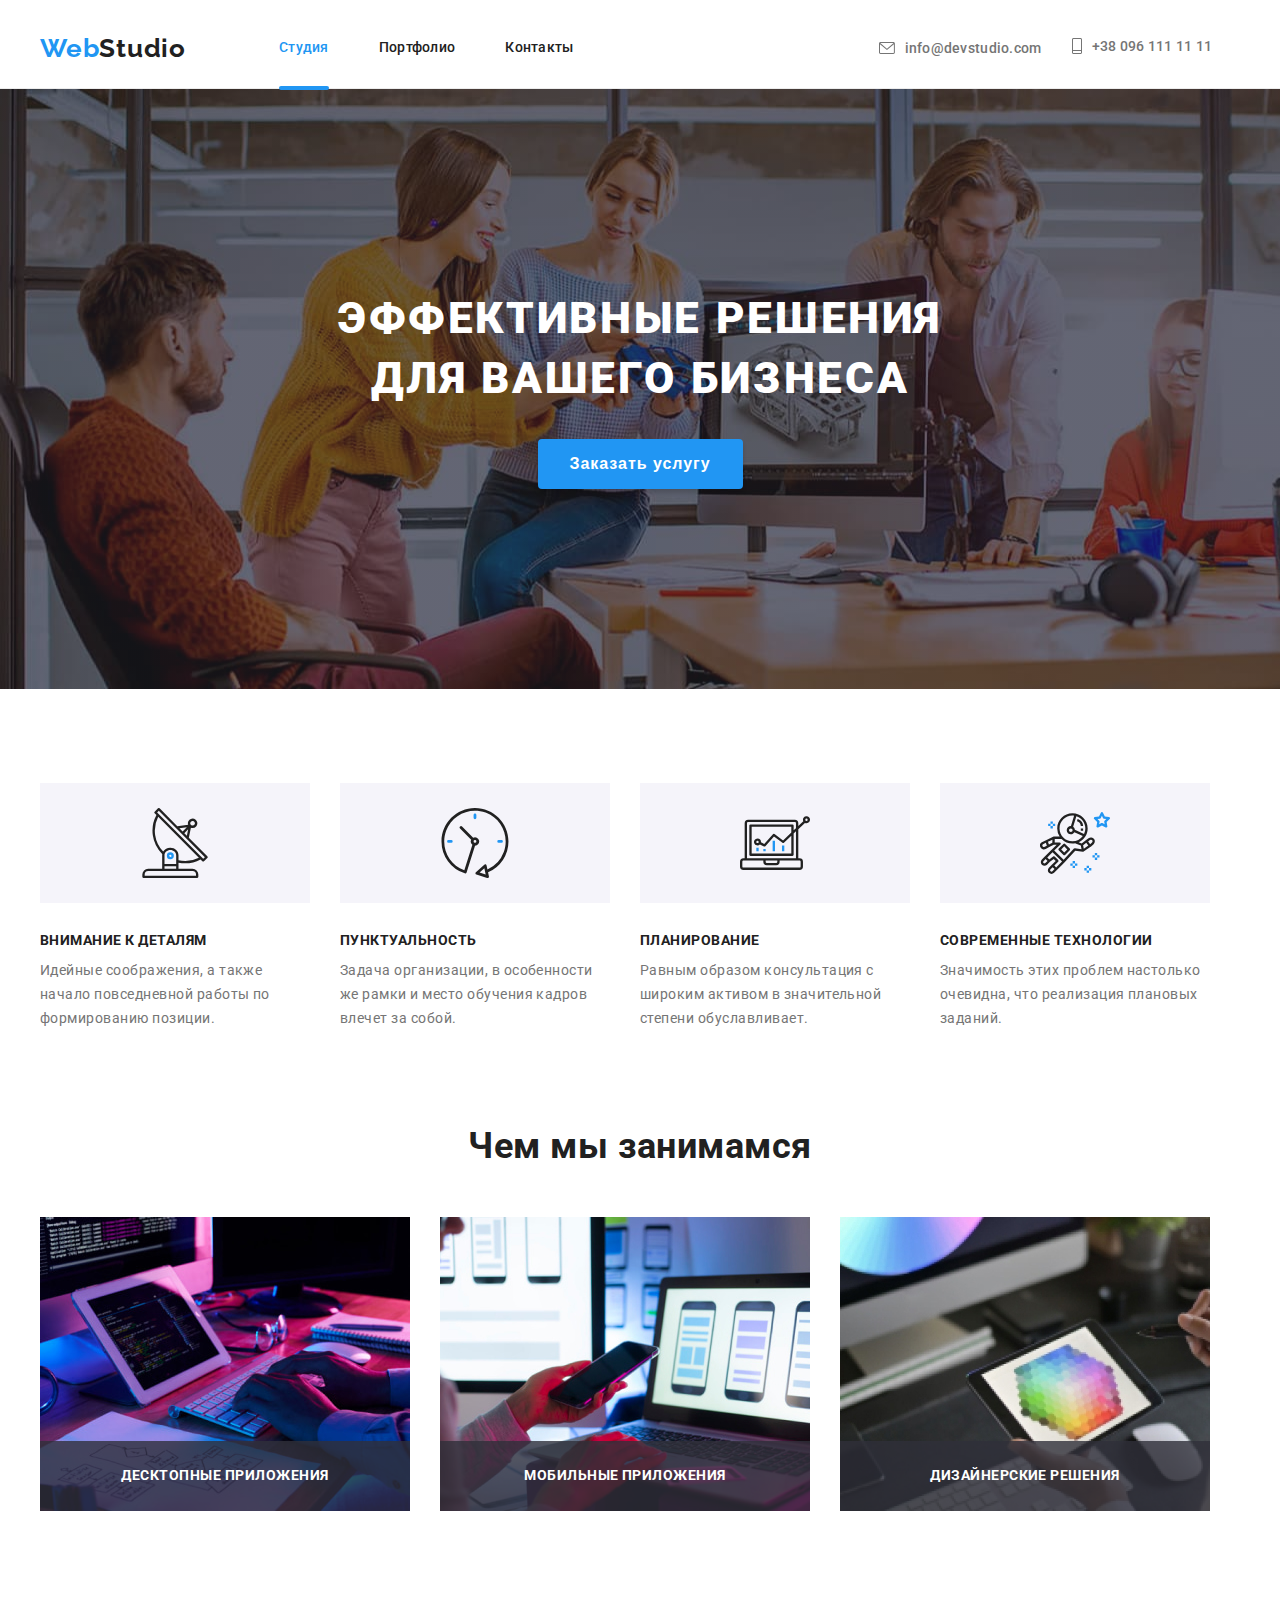
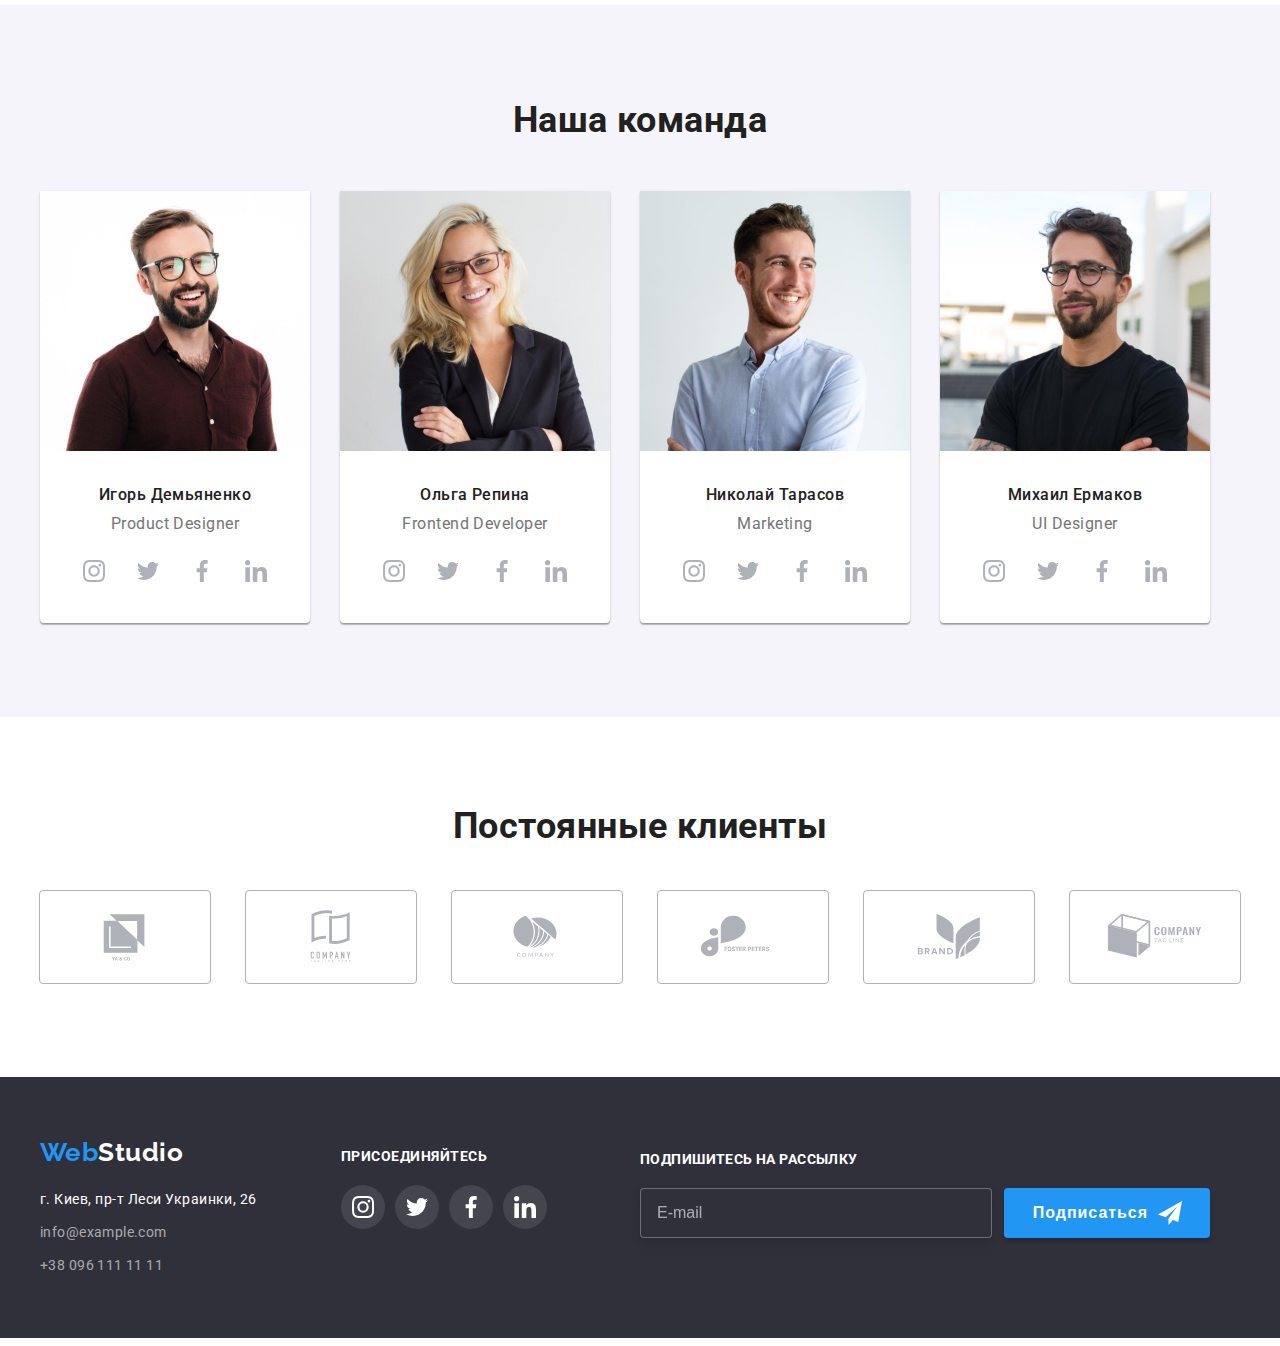
<file: index.html>
<!DOCTYPE html>
<html lang="ru">
  <head>
    <meta charset="UTF-8" />
    <meta http-equiv="X-UA-Compatible" content="IE=edge" />
    <meta name="viewport" content="width=device-width, initial-scale=1.0" />
    <link rel="preconnect" href="https://fonts.googleapis.com" />
    <link rel="preconnect" href="https://fonts.gstatic.com" crossorigin />
    <link
      href="https://fonts.googleapis.com/css2?family=Raleway:wght@700&family=Roboto:wght@400;500;700;900&display=swap"
      rel="stylesheet"
    />
    <link
      rel="stylesheet"
      href="https://cdnjs.cloudflare.com/ajax/libs/modern-normalize/1.1.0/modern-normalize.min.css"
      integrity="sha512-wpPYUAdjBVSE4KJnH1VR1HeZfpl1ub8YT/NKx4PuQ5NmX2tKuGu6U/JRp5y+Y8XG2tV+wKQpNHVUX03MfMFn9Q=="
      crossorigin="anonymous"
      referrerpolicy="no-referrer"
    />
    <link rel="stylesheet" href="./css/styles.css" />
    <title>Document</title>
  </head>
  <body>
    <header>
      <div class="container head-nav">
        <nav class="site-nav">
          <a class="logo" href="./index.html"
            ><span class="logo-web">Web</span>Studio</a
          >
          <ul class="headnav">
            <li class="item"><a class="link active" href="">Студия</a></li>
            <li class="item">
              <a class="link" href="./portfolio.html">Портфолио</a>
            </li>
            <li class="item"><a class="link" href="">Контакты</a></li>
          </ul>
        </nav>

        <ul class="contacts">
          <li class="item">
            <a class="link" href="mailto:info@devstudio.com">
              <svg class="mail-icon" width="16" height="12">
                <use href="./images/icons.svg#mail_icon"></use>
              </svg>
              info@devstudio.com</a
            >
          </li>

          <li class="item">
            <a class="link" href="tel:+380961111111">
              <svg class="tell-icon" width="10" height="16">
                <use href="./images/icons.svg#tell_icon"></use>
              </svg>
              +38 096 111 11 11</a
            >
          </li>
        </ul>
      </div>
    </header>
    <!-- Main -->
    <main>
      <section class="section hero">
        <div class="container">
          <h1 class="hero-title">Эффективные решения для вашего бизнеса</h1>
          <button data-modal-open class="order-button" type="button">
            Заказать услугу
          </button>
        </div>
      </section>

      <!-- our principle -->
      <section class="section principle">
        <div class="container">
          <ul class="principle-list">
            <li class="item">
              <div class="icons-box">
                <svg class="icon">
                  <use href="./images/icons.svg#antenna_icon"></use>
                </svg>
              </div>
              <h3 class="title">Внимание к деталям</h3>
              <p class="description">
                Идейные соображения, а также начало повседневной работы по
                формированию позиции.
              </p>
            </li>
            <li class="item">
              <div class="icons-box">
                <svg class="icon">
                  <use href="./images/icons.svg#clock_icon"></use>
                </svg>
              </div>
              <h3 class="title">Пунктуальность</h3>
              <p class="description">
                Задача организации, в особенности же рамки и место обучения
                кадров влечет за собой.
              </p>
            </li>
            <li class="item">
              <div class="icons-box">
                <svg class="icon">
                  <use href="./images/icons.svg#diagram_icon"></use>
                </svg>
              </div>
              <h3 class="title">Планирование</h3>
              <p class="description">
                Равным образом консультация с широким активом в значительной
                степени обуславливает.
              </p>
            </li>
            <li class="item">
              <div class="icons-box">
                <svg class="icon">
                  <use href="./images/icons.svg#starman_icon"></use>
                </svg>
              </div>
              <h3 class="title">Современные технологии</h3>
              <p class="description">
                Значимость этих проблем настолько очевидна, что реализация
                плановых заданий.
              </p>
            </li>
          </ul>
        </div>
      </section>
      <!-- What are we doing -->

      <section class="section we-doing">
        <div class="container">
          <h2 class="we-doing-title">Чем мы занимамся</h2>
          <ul class="we-doing-list">
            <li class="list">
              <div class="img-wrap">
                <img
                  class="skils"
                  src="./images/box_1.jpg"
                  alt="Програмирование"
                  width="370"
                />
                <div class="descript">
                  <p class="descript-title">Десктопные приложения</p>
                </div>
              </div>
            </li>
            <li class="list">
              <div class="img-wrap">
                <img
                  class="skils"
                  src="./images/box_2.jpg"
                  alt="Адаптация"
                  width="370"
                />
                <div class="descript">
                  <p class="descript-title">Мобильные приложения</p>
                </div>
              </div>
            </li>
            <li class="list">
              <div class="img-wrap">
                <img
                  class="skils"
                  src="./images/box_3.jpg"
                  alt="Дизайн"
                  width="370"
                />
                <div class="descript">
                  <p class="descript-title">Дизайнерские решения</p>
                </div>
              </div>
            </li>
          </ul>
        </div>
      </section>
      <!-- our team -->

      <section class="section our-team">
        <div class="container">
          <h2 class="title">Наша команда</h2>
          <ul class="our-team-list">
            <li class="item">
              <img
                src="./images/ihor_1.jpg"
                alt="Игорь Демьяненко"
                width="270"
              />
              <div class="worker">
                <h3 class="name">Игорь Демьяненко</h3>
                <p class="position">Product Designer</p>
              </div>
              <div class="social-box">
                <ul class="social-list">
                  <li>
                    <a class="soc-item" href="#">
                      <svg class="soc-icon" width="22" height="22">
                        <use
                          href="./images/icons.svg#instagram_gray_icon"
                        ></use>
                      </svg>
                    </a>
                  </li>
                  <li>
                    <a class="soc-item" href="#">
                      <svg class="soc-icon" width="22" height="22">
                        <use href="./images/icons.svg#twit_gray_icon"></use>
                      </svg>
                    </a>
                  </li>
                  <li>
                    <a class="soc-item" href="#">
                      <svg class="soc-icon" width="22" height="22">
                        <use href="./images/icons.svg#faceb_gray_icon"></use>
                      </svg>
                    </a>
                  </li>
                  <li>
                    <a class="soc-item" href="#">
                      <svg class="soc-icon" width="22" height="22">
                        <use href="./images/icons.svg#linkedin_gray_icon"></use>
                      </svg>
                    </a>
                  </li>
                </ul>
              </div>
            </li>
            <li class="item">
              <img src="./images/olha_2.jpg" alt="Ольга Репина" width="270" />
              <div class="worker">
                <h3 class="name">Ольга Репина</h3>
                <p class="position">Frontend Developer</p>
              </div>
              <div class="social-box">
                <ul class="social-list">
                  <li>
                    <a class="soc-item" href="#">
                      <svg class="soc-icon" width="22" height="22">
                        <use
                          href="./images/icons.svg#instagram_gray_icon"
                        ></use>
                      </svg>
                    </a>
                  </li>
                  <li>
                    <a class="soc-item" href="#">
                      <svg class="soc-icon" width="22" height="22">
                        <use href="./images/icons.svg#twit_gray_icon"></use>
                      </svg>
                    </a>
                  </li>
                  <li>
                    <a class="soc-item" href="#">
                      <svg class="soc-icon" width="22" height="22">
                        <use href="./images/icons.svg#faceb_gray_icon"></use>
                      </svg>
                    </a>
                  </li>
                  <li>
                    <a class="soc-item" href="#">
                      <svg class="soc-icon" width="22" height="22">
                        <use href="./images/icons.svg#linkedin_gray_icon"></use>
                      </svg>
                    </a>
                  </li>
                </ul>
              </div>
            </li>
            <li class="item">
              <img
                src="./images/nykolay_3.jpg"
                alt="Николай Тарасов"
                width="270"
              />
              <div class="worker">
                <h3 class="name">Николай Тарасов</h3>
                <p class="position">Marketing</p>
              </div>
              <div class="social-box">
                <ul class="social-list">
                  <li>
                    <a class="soc-item" href="#">
                      <svg class="soc-icon" width="22" height="22">
                        <use
                          href="./images/icons.svg#instagram_gray_icon"
                        ></use>
                      </svg>
                    </a>
                  </li>
                  <li>
                    <a class="soc-item" href="#">
                      <svg class="soc-icon" width="22" height="22">
                        <use href="./images/icons.svg#twit_gray_icon"></use>
                      </svg>
                    </a>
                  </li>
                  <li>
                    <a class="soc-item" href="#">
                      <svg class="soc-icon" width="22" height="22">
                        <use href="./images/icons.svg#faceb_gray_icon"></use>
                      </svg>
                    </a>
                  </li>
                  <li>
                    <a class="soc-item" href="#">
                      <svg class="soc-icon" width="22" height="22">
                        <use href="./images/icons.svg#linkedin_gray_icon"></use>
                      </svg>
                    </a>
                  </li>
                </ul>
              </div>
            </li>
            <li class="item">
              <img
                src="./images/mykhail_4.jpg"
                alt="Михаил Ермаков"
                width="270"
              />
              <div class="worker">
                <h3 class="name">Михаил Ермаков</h3>
                <p class="position">UI Designer</p>
              </div>
              <div class="social-box">
                <ul class="social-list">
                  <li>
                    <a class="soc-item" href="#">
                      <svg class="soc-icon" width="22" height="22">
                        <use
                          href="./images/icons.svg#instagram_gray_icon"
                        ></use>
                      </svg>
                    </a>
                  </li>
                  <li>
                    <a class="soc-item" href="#">
                      <svg class="soc-icon" width="22" height="22">
                        <use href="./images/icons.svg#twit_gray_icon"></use>
                      </svg>
                    </a>
                  </li>
                  <li>
                    <a class="soc-item" href="#">
                      <svg class="soc-icon" width="22" height="22">
                        <use href="./images/icons.svg#faceb_gray_icon"></use>
                      </svg>
                    </a>
                  </li>
                  <li>
                    <a class="soc-item" href="#">
                      <svg class="soc-icon" width="22" height="22">
                        <use href="./images/icons.svg#linkedin_gray_icon"></use>
                      </svg>
                    </a>
                  </li>
                </ul>
              </div>
            </li>
          </ul>
        </div>
      </section>
      <!-- OUR CLIENTS -->
      <section class="section our-client">
        <div class="container">
          <h2 class="title">Постоянные клиенты</h2>
          <div class="clients">
            <ul class="clients-list">
              <li class="item">
                <a href="#" class="client-icon">
                  <svg class="icon" width="106" height="60">
                    <use href="./images/icons.svg#yaco_icon"></use>
                  </svg>
                </a>
              </li>
              <li class="item">
                <a href="#" class="client-icon">
                  <svg class="icon" width="106" height="60">
                    <use href="./images/icons.svg#company_tagline_icon"></use>
                  </svg>
                </a>
              </li>
              <li class="item">
                <a href="#" class="client-icon">
                  <svg class="icon" width="106" height="60">
                    <use href="./images/icons.svg#company_icon"></use>
                  </svg>
                </a>
              </li>
              <li class="item">
                <a href="#" class="client-icon">
                  <svg class="icon" width="106" height="60">
                    <use href="./images/icons.svg#forest_peters_icon"></use>
                  </svg>
                </a>
              </li>
              <li class="item">
                <a href="#" class="client-icon">
                  <svg class="icon" width="106" height="60">
                    <use href="./images/icons.svg#brands_icon"></use>
                  </svg>
                </a>
              </li>
              <li class="item">
                <a href="#" class="client-icon">
                  <svg class="icon" width="106" height="60">
                    <use href="./images/icons.svg#company_tag_line_icon"></use>
                  </svg>
                </a>
              </li>
            </ul>
          </div>
        </div>
      </section>
    </main>
    <!-- Подвал -->

    <footer>
      <div class="container footer">
        <div class="footer-info">
          <a class="footer-logo" href="./index.html"
            ><span class="logo-web">Web</span>Studio</a
          >

          <ul class="contacts-footer">
            <address class="address">г. Киев, пр-т Леси Украинки, 26</address>
            <li class="item">
              <a class="link" href="mailto:info@example.com"
                >info@example.com</a
              >
            </li>
            <li class="item">
              <a class="link" href="tel:+380961111111">+38 096 111 11 11</a>
            </li>
          </ul>
        </div>
        <div class="joing">
          <h2 class="joing-title">присоединяйтесь</h2>
          <div class="joing-soc">
            <ul class="joing-list">
              <li class="joing-item">
                <a class="soc-item-footer" href="#">
                  <svg class="joing-icon" width="22" height="22">
                    <use href="./images/icons.svg#instagram_gray_icon"></use>
                  </svg>
                </a>
              </li>
              <li class="joing-item">
                <a class="soc-item-footer" href="#">
                  <svg class="joing-icon" width="22" height="22">
                    <use href="./images/icons.svg#twit_gray_icon"></use>
                  </svg>
                </a>
              </li>
              <li class="joing-item">
                <a class="soc-item-footer" href="#">
                  <svg class="joing-icon" width="22" height="22">
                    <use href="./images/icons.svg#faceb_gray_icon"></use>
                  </svg>
                </a>
              </li>
              <li class="joing-item">
                <a class="soc-item-footer" href="#">
                  <svg class="joing-icon" width="22" height="22">
                    <use href="./images/icons.svg#linkedin_gray_icon"></use>
                  </svg>
                </a>
              </li>
            </ul>
          </div>
        </div>
        <div class="subscribe">
          <label class="subscribe-title" for="mail">
            Подпишитесь на рассылку</label
          >

          <form class="mail">
            <input type="email" name="mail" placeholder="E-mail" id="mail" />
            <button type="submit">
              Подписаться
              <svg class="subscribe-icon" width="24" height="24">
                <use href="images/icons.svg#icon_send"></use>
              </svg>
            </button>
          </form>
        </div>
      </div>
    </footer>
    <div data-modal class="backdrop is-hidden">
      <div class="modal">
        <form class="modal-form">
          <h2 class="modal-form-title">
            Оставьте свои данные, мы вам перезвоним
          </h2>
          <div class="modal-wrap">
            <label for="name">Имя</label>
            <input type="text" name="name" id="name" />
            <svg class="name-icon" width="18" height="18">
              <use href="images/icons.svg#name_icon_form"></use>
            </svg>
          </div>
          <div class="modal-wrap">
            <label for="tel">Телефон</label>
            <input type="tel" name="tel" id="tel" />
            <svg class="name-icon" width="18" height="18">
              <use href="images/icons.svg#tell_icon_form"></use>
            </svg>
          </div>
          <div class="modal-wrap">
            <label for="mail">Почта</label>
            <input type="email" name="mail" id="mail" />
            <svg class="name-icon" width="18" height="18">
              <use href="images/icons.svg#mail_icon_form"></use>
            </svg>
          </div>
          <div class="modal-wrap">
            <label for="comment">Комментарий</label>
            <textarea
              name="comment"
              id="comment"
              rows="10"
              placeholder="Введите текст"
            ></textarea>
          </div>
          <div class="policy">
            <label>
              <input class="checkbox" type="checkbox" name="policy" />
              <span class="check-icon">
                <!-- <svg width="16" height="15">
                  <use href="images/icons.svg#icon_check"></use>
                </svg> -->
              </span>
              Соглашаюсь с рассылкой и принимаю
              <a class="link" href="#">Условия договора</a>
            </label>
          </div>
          <button class="modal-submit" type="submit">Отправить</button>
        </form>
        <button data-modal-close class="close-modal" type="button">
          <svg class="close-icon" width="11" height="11">
            <use href="./images/icons.svg#close_modal"></use>
          </svg>
        </button>
      </div>
    </div>
    <script src="./js/modal.js"></script>
  </body>
</html>
</file>
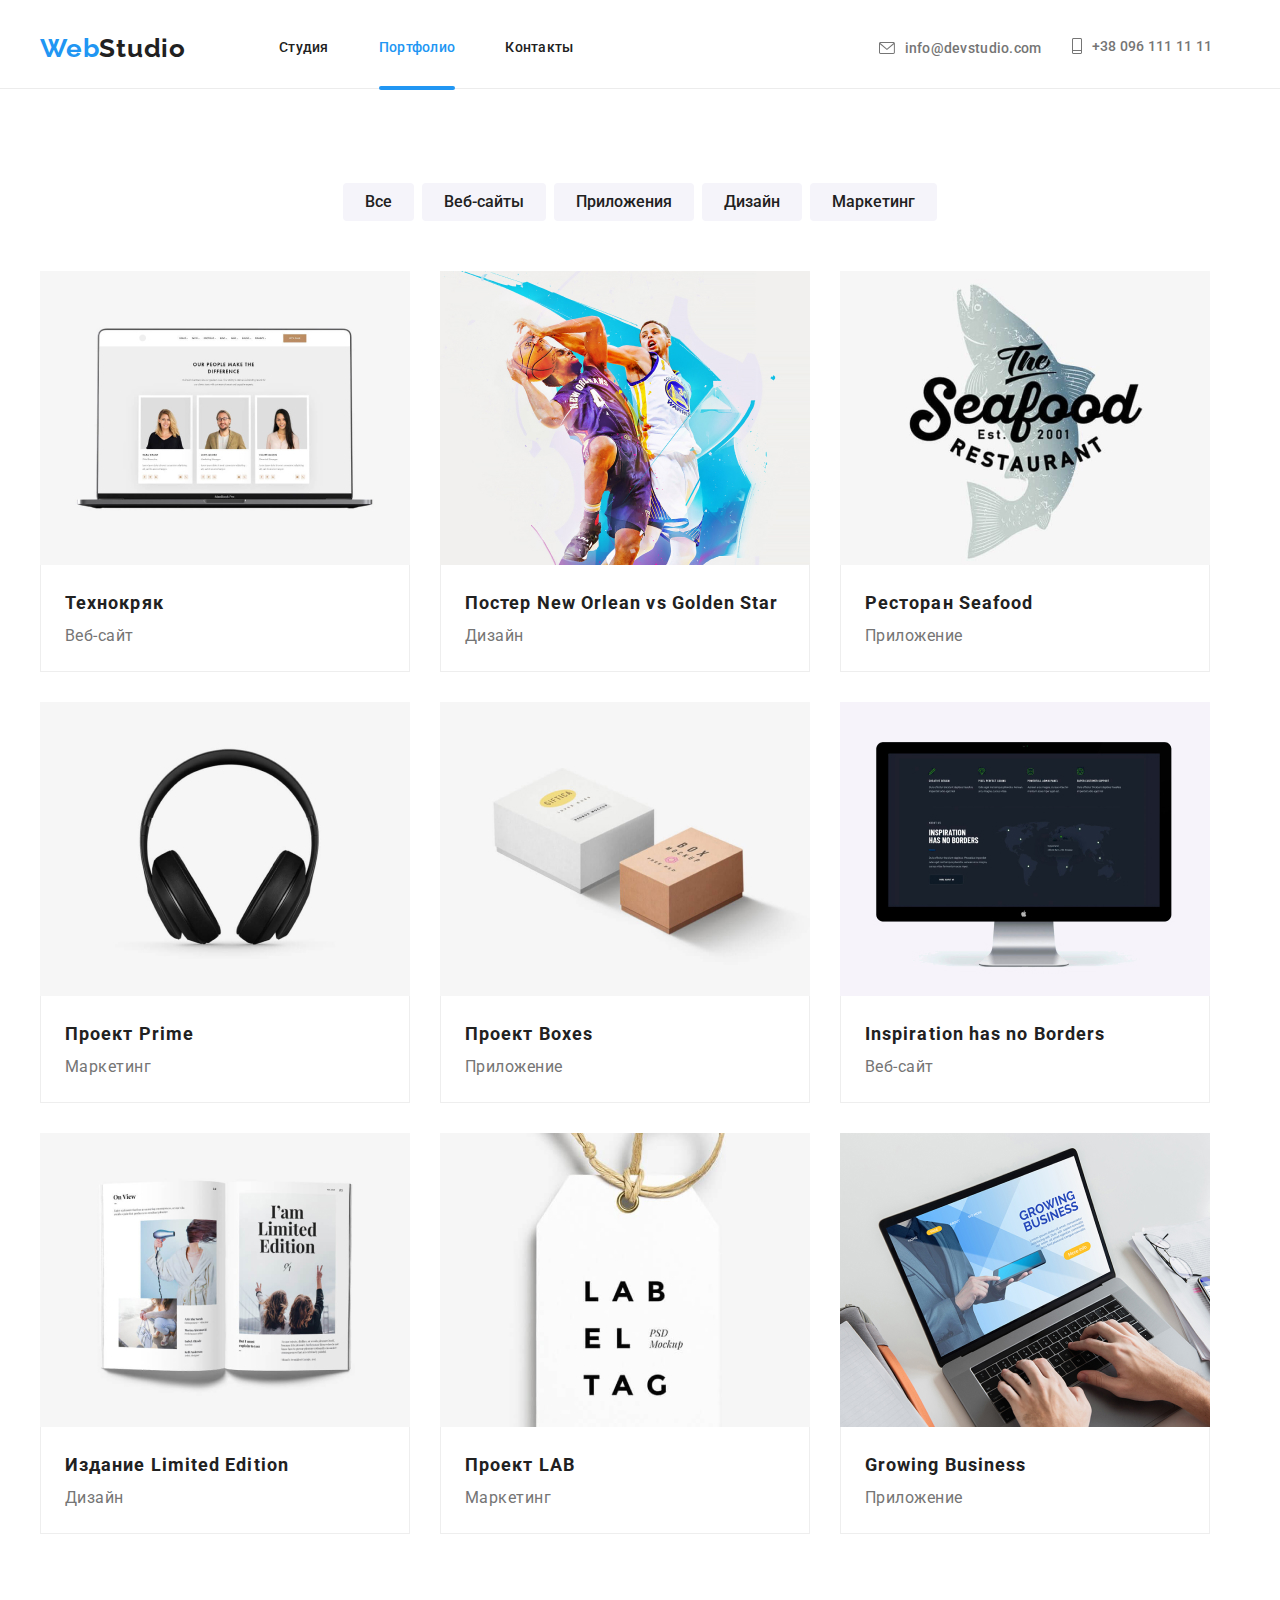
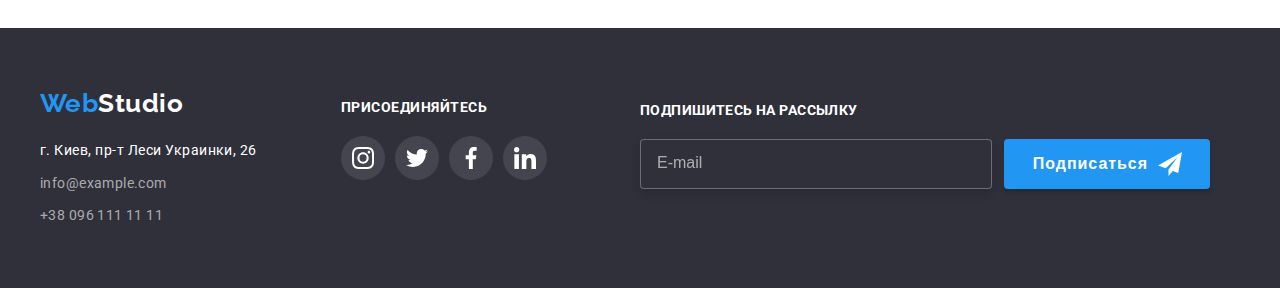
<file: portfolio.html>
<!DOCTYPE html>
<html lang="ru">
  <head>
    <meta charset="UTF-8" />
    <meta http-equiv="X-UA-Compatible" content="IE=edge" />
    <meta name="viewport" content="width=device-width, initial-scale=1.0" />
    <link rel="preconnect" href="https://fonts.googleapis.com" />
    <link rel="preconnect" href="https://fonts.gstatic.com" crossorigin />
    <link
      href="https://fonts.googleapis.com/css2?family=Raleway:wght@700&family=Roboto:wght@400;500;700;900&display=swap"
      rel="stylesheet"
    />
    <link
      rel="stylesheet"
      href="https://cdnjs.cloudflare.com/ajax/libs/modern-normalize/1.1.0/modern-normalize.min.css"
      integrity="sha512-wpPYUAdjBVSE4KJnH1VR1HeZfpl1ub8YT/NKx4PuQ5NmX2tKuGu6U/JRp5y+Y8XG2tV+wKQpNHVUX03MfMFn9Q=="
      crossorigin="anonymous"
      referrerpolicy="no-referrer"
    />
    <link rel="stylesheet" href="./css/styles.css" />
    <title>Document</title>
  </head>
  <body>
    <header>
      <div class="container head-nav">
        <nav class="site-nav">
          <a class="logo" href="./index.html"
            ><span class="logo-web">Web</span>Studio</a
          >
          <ul class="headnav">
            <li class="item"><a class="link" href="./index.html">Студия</a></li>
            <li class="item">
              <a class="link active" href="">Портфолио</a>
            </li>
            <li class="item"><a class="link" href="">Контакты</a></li>
          </ul>
        </nav>

        <ul class="contacts">
          <li class="item">
            <a class="link" href="mailto:info@devstudio.com">
              <svg class="mail-icon" width="16" height="12">
                <use href="./images/icons.svg#mail_icon"></use>
              </svg>
              info@devstudio.com</a
            >
          </li>

          <li class="item">
            <a class="link" href="tel:+380961111111">
              <svg class="tell-icon" width="10" height="16">
                <use href="./images/icons.svg#tell_icon"></use>
              </svg>
              +38 096 111 11 11</a
            >
          </li>
        </ul>
      </div>
    </header>

    <main>
      <section class="section">
        <!-- <h1>Portfolio</h1> -->
        <div class="container">
          <ul class="portfolio-categoris">
            <li class="item">
              <button class="button" type="button">Все</button>
            </li>
            <li class="item">
              <button class="button" type="button">Веб-сайты</button>
            </li>
            <li class="item">
              <button class="button" type="button">Приложения</button>
            </li>
            <li class="item">
              <button class="button" type="button">Дизайн</button>
            </li>
            <li class="item">
              <button class="button" type="button">Маркетинг</button>
            </li>
          </ul>
          <ul class="portfolio">
            <li class="item">
             <a class="portfolio-link" href=""> <div class="overlay-wrap"><img
                class="poster"
                src="./images/portfolio/1_techcrak.jpg"
                alt="techcrak"
                width="370"
              /><div class="overlay">
                <p class="overlay-text">Технокряк это современная площадка распространения коронавируса. Компании используют эту платформу для цифрового шпионажа и атак на защищённые сервера конкурентов.</p>
              </div>
              
              </div>
              <div class="border">
                <h2 class="title">Технокряк</h2>
                <p class="type">Веб-сайт</p>
              </div>
             
            </li></a>
            <li class="item">
              <a class="portfolio-link" href=""> <div class="overlay-wrap"> <img
                class="poster"
                src="./images/portfolio/2_new_orlean.jpg"
                alt="Постер New Orlean vs Golden Star"
                width="370"
              />
              <div class="overlay">
                <p class="overlay-text">Технокряк это современная площадка распространения коронавируса. Компании используют эту платформу для цифрового шпионажа и атак на защищённые сервера конкурентов.</p>
              </div>
              
              </div>
              <div class="border">
                <h2 class="title">Постер New Orlean vs Golden Star</h2>

                <p class="type">Дизайн</p>
              </div>
            </li></a>
            <li class="item">
             <a class="portfolio-link" href=""> <div class="overlay-wrap"> <img
                class="poster"
                src="./images/portfolio/3_seafood.jpg"
                alt="Ресторан Seafood"
                width="370"
              />
              <div class="overlay">
                <p class="overlay-text">Технокряк это современная площадка распространения коронавируса. Компании используют эту платформу для цифрового шпионажа и атак на защищённые сервера конкурентов.</p>
              </div>
              
              </div>
              <div class="border">
                <h2 class="title">Ресторан Seafood</h2>
                <p class="type">Приложение</p>
              </div>
            </li></a>
            <li class="item">
             <a class="portfolio-link" href=""><div class="overlay-wrap"> <img
                class="poster"
                src="./images/portfolio/4_prime.jpg"
                alt="Проект Prime"
                width="370"
              />
              <div class="overlay">
                <p class="overlay-text">Технокряк это современная площадка распространения коронавируса. Компании используют эту платформу для цифрового шпионажа и атак на защищённые сервера конкурентов.</p>
              </div>
              
              </div>
              <div class="border">
                <h2 class="title">Проект Prime</h2>
                <p class="type">Маркетинг</p>
              </div>
            </li></a>
            <li class="item">
             <a class="portfolio-link" href=""><div class="overlay-wrap"> <img
                class="poster"
                src="./images/portfolio/5_boxes.jpg"
                alt="Проект Boxes"
                width="370"
              />
              <div class="overlay">
                <p class="overlay-text">Технокряк это современная площадка распространения коронавируса. Компании используют эту платформу для цифрового шпионажа и атак на защищённые сервера конкурентов.</p>
              </div>
              
              </div>
              <div class="border">
                <h2 class="title">Проект Boxes</h2>
                <p class="type">Приложение</p>
              </div>
            </li></a>
            <li class="item">
             <a class="portfolio-link" href=""><div class="overlay-wrap"><img
                class="poster"
                src="./images/portfolio/6_inspiration.jpg"
                alt="Inspiration has no Borders"
                width="370"
              />
              <div class="overlay">
                <p class="overlay-text">Технокряк это современная площадка распространения коронавируса. Компании используют эту платформу для цифрового шпионажа и атак на защищённые сервера конкурентов.</p>
              </div>
              
              </div>
              <div class="border">
                <h2 class="title">Inspiration has no Borders</h2>
                <p class="type">Веб-сайт</p>
              </div>
            </li></a> 
            <li class="item">
              <a class="portfolio-link" href=""><div class="overlay-wrap"><img
                class="poster"
                src="./images/portfolio/7_limited_edition.jpg"
                alt="Издание Limited Edition"
                width="370"
              />
              <div class="overlay">
                <p class="overlay-text">Технокряк это современная площадка распространения коронавируса. Компании используют эту платформу для цифрового шпионажа и атак на защищённые сервера конкурентов.</p>
              </div>
              
              </div>
              <div class="border">
                <h2 class="title">Издание Limited Edition</h2>
                <p class="type">Дизайн</p>
              </div>
            </li></a>
            <li class="item">
              <a class="portfolio-link" href=""><div class="overlay-wrap"><img
                class="poster"
                src="./images/portfolio/8_lab.jpg"
                alt="Проект LAB"
                width="370"
              />
              <div class="overlay">
                <p class="overlay-text">Технокряк это современная площадка распространения коронавируса. Компании используют эту платформу для цифрового шпионажа и атак на защищённые сервера конкурентов.</p>
              </div>
              
              </div>
              <div class="border">
                <h2 class="title">Проект LAB</h2>
                <p class="type">Маркетинг</p>
              </div>
            </li></a>
            <li class="item">
              <a class="portfolio-link" href=""><div class="overlay-wrap"><img
                class="poster"
                src="./images/portfolio/9_growing_business.jpg"
                alt="Growing Business"
                width="370"
              />
              <div class="overlay">
                <p class="overlay-text">Технокряк это современная площадка распространения коронавируса. Компании используют эту платформу для цифрового шпионажа и атак на защищённые сервера конкурентов.</p>
              </div>
              
              </div>
              <div class="border">
                <h2 class="title">Growing Business</h2>
                <p class="type">Приложение</p>
              </div>
            </li></a>
          </ul>
        </div>
      </section>
    </main>

   <footer>
      <div class="container footer">
        <div class="footer-info">
          <a class="footer-logo" href="./index.html"
            ><span class="logo-web">Web</span>Studio</a
          >

          <ul class="contacts-footer">
            <address class="address">г. Киев, пр-т Леси Украинки, 26</address>
            <li class="item">
              <a class="link" href="mailto:info@example.com"
                >info@example.com</a
              >
            </li>
            <li class="item">
              <a class="link" href="tel:+380961111111">+38 096 111 11 11</a>
            </li>
          </ul>
        </div>
        <div class="joing">
          <h2 class="joing-title">присоединяйтесь</h2>
          <div class="joing-soc">
            <ul class="joing-list">
              <li class="joing-item">
                <a class="soc-item-footer" href="#">
                  <svg class="joing-icon" width="22" height="22">
                    <use href="./images/icons.svg#instagram_gray_icon"></use>
                  </svg>
                </a>
              </li>
              <li class="joing-item">
                <a class="soc-item-footer" href="#">
                  <svg class="joing-icon" width="22" height="22">
                    <use href="./images/icons.svg#twit_gray_icon"></use>
                  </svg>
                </a>
              </li>
              <li class="joing-item">
                <a class="soc-item-footer" href="#">
                  <svg class="joing-icon" width="22" height="22">
                    <use href="./images/icons.svg#faceb_gray_icon"></use>
                  </svg>
                </a>
              </li>
              <li class="joing-item">
                <a class="soc-item-footer" href="#">
                  <svg class="joing-icon" width="22" height="22">
                    <use href="./images/icons.svg#linkedin_gray_icon"></use>
                  </svg>
                </a>
              </li>
            </ul>
          </div>
        </div>
        <div class="subscribe">
          <label class="subscribe-title" for="mail">
            Подпишитесь на рассылку</label
          >

          <form class="mail">
            <input type="email" name="mail" placeholder="E-mail" id="mail" />
            <button type="submit">
              Подписаться
              <svg class="subscribe-icon" width="24" height="24">
                <use href="images/icons.svg#icon_send"></use>
              </svg>
            </button>
          </form>
        </div>
      </div>
    </footer>
  </body>
</html>
</file>
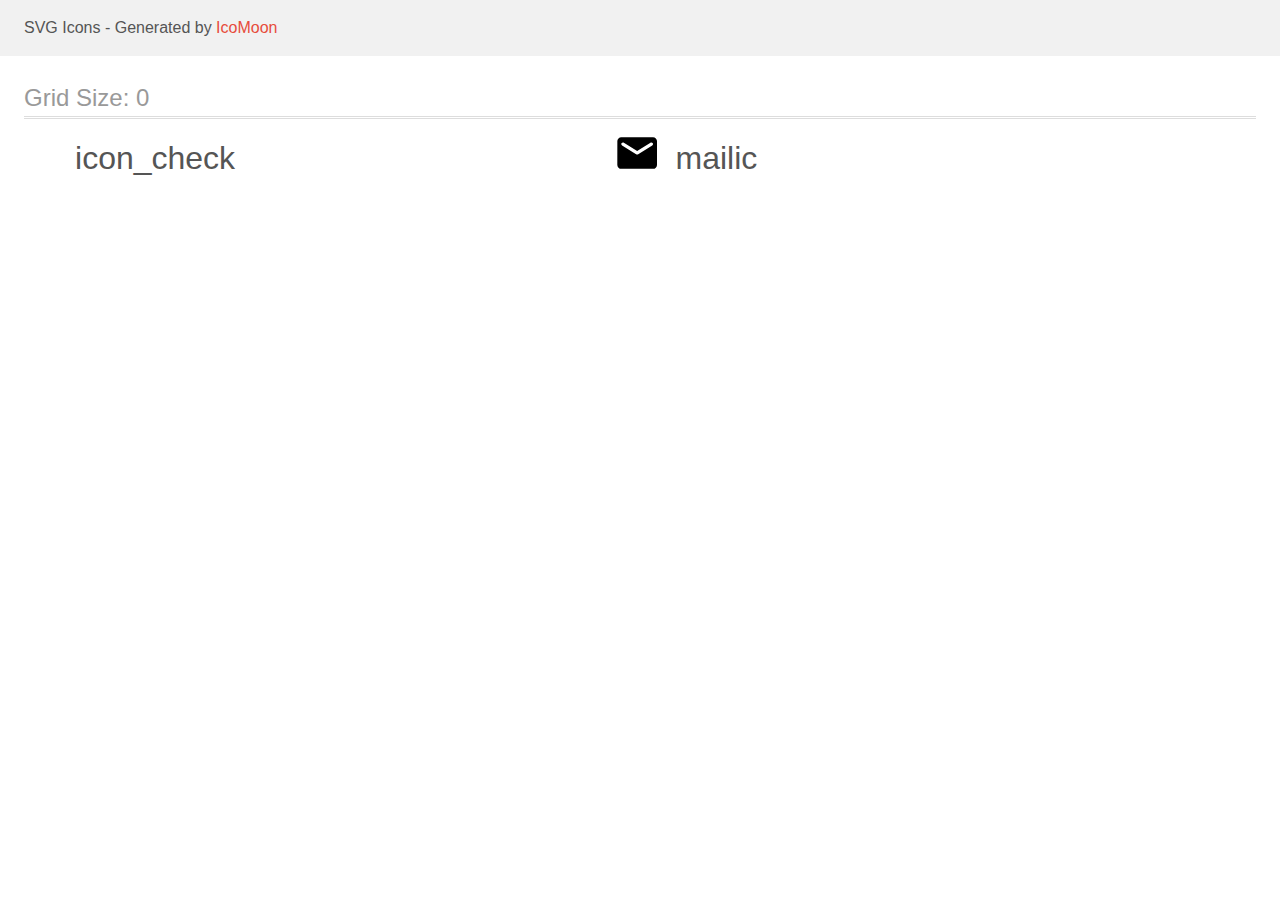
<file: images/Новая папка/demo.html>
<!doctype html>
<html>
<head>
    <title>IcoMoon - SVG Icons</title>
    <meta charset="utf-8">
    <meta name="viewport" content="width=device-width, initial-scale=1">
    <link rel="stylesheet" href="demo-files/demo.css">
    <link rel="stylesheet" href="style.css">
</head>
<body>
<svg aria-hidden="true" style="position: absolute; width: 0; height: 0; overflow: hidden;" version="1.1" xmlns="http://www.w3.org/2000/svg" xmlns:xlink="http://www.w3.org/1999/xlink">
<defs>
<symbol id="icon_check" viewBox="0 0 34 32">
<path fill="#fff" style="fill: var(--color1, #fff); stroke: var(--color1, #fff)" stroke="#fff" stroke-linejoin="miter" stroke-linecap="butt" stroke-miterlimit="4" stroke-width="0.4267" d="M8.442 16.538l-0.147-0.141-0.147 0.139-2.057 1.95 0.162 0.156 7.605 7.253 0.147-0.141 16.171-15.426-0.162-0.154-2.029-1.935-0.147 0.141-13.98 13.325-5.417-5.167z"></path>
</symbol>
<symbol id="mailic" viewBox="0 0 43 32">
<path d="M37.333 0h-32c-2.2 0-3.981 1.8-3.981 4l-0.019 24c0 2.2 1.8 4 4 4h32c2.2 0 4-1.8 4-4v-24c0-2.2-1.8-4-4-4zM36.533 8.501l-14.139 8.837c-0.302 0.188-0.668 0.3-1.060 0.3s-0.758-0.112-1.069-0.305l0.009 0.005-14.141-8.84c-0.503-0.301-0.835-0.843-0.835-1.463 0-0.938 0.761-1.699 1.699-1.699 0.349 0 0.673 0.105 0.943 0.285l-0.006-0.004 13.4 8.381 13.4-8.381c0.264-0.176 0.588-0.282 0.937-0.282 0.938 0 1.699 0.761 1.699 1.699 0 0.62-0.332 1.162-0.828 1.459l-0.008 0.004z"></path>
</symbol>
</defs>
</svg>

<header class="bgc1 clearfix">
<div class="mhl">
    <p>SVG Icons - Generated by <a href="https://icomoon.io/app">IcoMoon</a></p>
</div>
</header>
    <div class="clearfix mhl ptl">
        <h1 class="mvm mtn fgc1">Grid Size: 0</h1>
        <div class="glyph fs1">
            <div class="clearfix pbs">
                <svg class="icon icon_check"><use xlink:href="#icon_check"></use></svg><span class="name"> icon_check</span>
            </div>
        </div>
        <div class="glyph fs1">
            <div class="clearfix pbs">
                <svg class="icon mailic"><use xlink:href="#mailic"></use></svg><span class="name"> mailic</span>
            </div>
        </div>
  </div>
<script defer src="svgxuse.js"></script>
</body>
</html>
</file>
<file: css/styles.css>
:root {
  --main-text-color: #212121;
  --complementary-color: #757575;
  --second-complementary-color: #ffffff;
  --activity-text-color: #2196f3;
  --main-background-color: #ffffff;
  --complementary-backgraund-color: #2f303a;
}
body {
  color: var(--main-text-color);
  background-color: var(--main-background-color);
  /* max-width: 1600px; */
  font-family: Roboto, sans-serif;
  letter-spacing: 0.03em;
  margin-left: auto;
  margin-right: auto;
}
a {
  text-decoration: none;
}
h1,
h2,
h3,
h4,
p {
  margin: 0;
  padding: 0;
}
ul {
  list-style: none;
  margin: 0;
  padding: 0;
}
.container {
  width: 1200px;
  margin-left: auto;
  margin-right: auto;
  padding-left: 15px;
  padding-right: 15px;
}
.logo {
  color: var(--main-text-color);
  text-decoration: none;

  font-family: Raleway;

  font-weight: bold;
  font-size: 26px;
  line-height: 1.19;

  letter-spacing: 0.03em;

  margin-right: 93px;
  transition: color 250ms cubic-bezier(0.4, 0, 0.2, 1);
}
.logo:focus {
  color: var(--activity-text-color);
}
.logo-web {
  color: var(--activity-text-color);
}
/* Site Nav */
header {
  border-bottom: 1px solid #ececec;
}
.head-nav {
  height: 80px;
  display: flex;

  align-items: center;
}
.headnav {
  display: flex;
  margin-right: 305px;
}
.headnav .item:not(:last-child) {
  margin-right: 50px;
}
.site-nav .link {
  color: var(--main-text-color);
  text-decoration: none;
  padding-top: 30px;
  padding-bottom: 30px;
  font-weight: 500;
  font-size: 14px;
  line-height: 1.14;
  letter-spacing: 0.02em;
  transition: color 250ms cubic-bezier(0.4, 0, 0.2, 1);
}
.site-nav .active {
  color: var(--activity-text-color);
}
.active::after {
  content: "";
  display: block;
  position: relative;
  top: 30px;
  bottom: auto;
  width: 100%;
  height: 4px;
  background-color: var(--activity-text-color);
  border-radius: 4px;
}
.site-nav {
  display: flex;
  align-items: center;
}

.site-nav .link:hover {
  color: var(--activity-text-color);
}

.site-nav .link:focus {
  color: var(--activity-text-color);
}
.contacts {
  display: flex;
  align-items: center;
}
.contacts .link {
  color: var(--complementary-color);
  text-decoration: none;
  display: inline-flex;
  font-weight: 500;
  font-size: 14px;
  line-height: 1, 14px;
  letter-spacing: 0.02em;
  align-items: center;
  transition: color 250ms cubic-bezier(0.4, 0, 0.2, 1);
}
.contacts .link:hover .mail-icon,
.contacts .link:focus .mail-icon {
  fill: var(--activity-text-color);
}
.contacts .link:hover .tell-icon,
.contacts .link:focus .tell-icon {
  fill: var(--activity-text-color);
}
.contacts .link:hover {
  color: var(--activity-text-color);
}

.contacts .link:focus {
  color: var(--activity-text-color);
}
.contacts .item + .item {
  margin-left: 30px;
}

.mail-icon {
  margin-right: 10px;
  fill: #757575;
  transition: fill 250ms cubic-bezier(0.4, 0, 0.2, 1);
}
.tell-icon {
  margin-right: 10px;
  fill: #757575;
  transition: fill 250ms cubic-bezier(0.4, 0, 0.2, 1);
}

/* Hero */

.section {
  padding-top: 94px;
  padding-bottom: 94px;
}

.hero {
  display: block;
  max-width: 1600px;
  text-align: center;
  /* width: 1600px;
  height: 600px; */
  margin-left: auto;
  margin-right: auto;
  padding-top: 200px;
  padding-bottom: 200px;
  background-image: linear-gradient(
      rgba(47, 48, 58, 0.4),
      rgba(47, 48, 58, 0.4)
    ),
    url(../images/bg_img.jpg);
  background-color: var(--complementary-backgraund-color);
  background-repeat: no-repeat;
}

.hero-title {
  color: var(--second-complementary-color);

  font-weight: 900;
  font-size: 44px;
  line-height: 1.36;

  letter-spacing: 0.06em;
  text-transform: uppercase;
  max-width: 696px;
  margin-left: auto;
  margin-right: auto;
  margin-bottom: 30px;
}

.order-button {
  background: var(--activity-text-color);
  color: var(--second-complementary-color);
  cursor: pointer;

  font-weight: bold;
  font-size: 16px;
  line-height: 1.88;
  text-align: center;
  letter-spacing: 0.06em;
  padding: 10px 32px 10px 32px;
  box-shadow: 0px 4px 4px rgba(0, 0, 0, 0.15);
  border: 0px;
  border-radius: 4px;
}
/* principle */
.principle {
  padding-bottom: 0;
}
.principle-list .item {
  width: 270px;
  display: block;
}
.principle-list .item + .item {
  margin-left: 30px;
}

.principle-list {
  color: var(--complementary-color);

  font-size: 14px;
  line-height: 1.71;

  display: flex;
}
.principle-list .title {
  color: var(--main-text-color);

  font-weight: bold;
  font-size: 14px;
  line-height: 1.14;
  text-transform: uppercase;
  margin-bottom: 10px;
}

.icons-box {
  display: flex;
  height: 120px;
  margin-bottom: 30px;
  align-items: center;
  justify-content: center;
  background-color: #f5f4fa;
}
.icons-box .icon {
  width: 70px;
  height: 70px;
  align-items: center;
}
/* .principle-list .item::before {
  content: "";
  display: block;
  height: 120px;
  background-color: #f5f4fa;
  background-position: center;

  background-repeat: no-repeat;
  margin-bottom: 30px;
}
.principle-list .item:nth-child(1)::before {
  background-image: url(../images/svg/item_anten.svg);
}
.principle-list .item:nth-child(2)::before {
  background-image: url(../images/svg/item_clock.svg);
}
.principle-list .item:nth-child(3)::before {
  background-image: url(../images/svg/item_diagrm.svg);
}
.principle-list .item:nth-child(4)::before {
  background-image: url(../images/svg/item_starman.svg);
} */

/* <!-- What are we doing --> */

.we-doing-title {
  color: var(--main-text-color);

  font-weight: bold;
  font-size: 36px;
  line-height: 1.17;
  text-align: center;
  margin-bottom: 50px;
}
.we-doing-list {
  display: flex;
}
.we-doing-list .list + .list {
  margin-left: 30px;
}

.we-doing-list .skils {
  display: block;
}

.img-wrap {
  position: relative;
}

.descript {
  position: absolute;
  display: flex;
  align-items: center;
  justify-content: center;
  width: 370px;
  height: 70px;
  bottom: 0;
  background: rgba(47, 48, 58, 0.8);
}

.descript-title {
  font-weight: bold;
  font-size: 14px;
  line-height: 1.14;
  text-align: center;

  text-transform: uppercase;

  color: #ffffff;
}

/* Our team */
.our-team-list .item {
  width: 270px;
  background-color: white;
  box-shadow: 0px 1px 3px rgba(0, 0, 0, 0.12), 0px 1px 1px rgba(0, 0, 0, 0.14),
    0px 2px 1px rgba(0, 0, 0, 0.2);
  border-radius: 0px 0px 4px 4px;
}

.our-team {
  background: #f5f4fa;
}

.our-team-list {
  display: flex;
}
.our-team-list .item + .item {
  margin-left: 30px;
}
.our-team .title {
  color: var(--main-text-color);

  font-weight: bold;
  font-size: 36px;
  line-height: 1.17;
  text-align: center;
  margin-bottom: 50px;
}

.our-team .name {
  color: var(--main-text-color);

  font-weight: 500;
  font-size: 16px;
  line-height: 1.19;
  /* padding-top: 30px; */
  margin-bottom: 10px;
  text-align: center;
}

.our-team .position {
  color: var(--complementary-color);

  font-size: 16px;
  line-height: 1.19;
  text-align: center;
  /* padding-bottom: 30px; */
}
.worker {
  text-align: center;
  /* padding-bottom: 30px; */
  padding-top: 30px;
}
.social-box {
  margin-top: 16px;
  margin-right: 32px;
  margin-bottom: 30px;
  margin-left: 32px;
}
.social-list {
  display: flex;
  justify-content: space-between;
}

.soc-item {
  display: inline-flex;
  background-color: white;
  border-radius: 50%;
  padding: 0;
  margin: 0;
  width: 44px;
  height: 44px;
  align-items: center;
  justify-content: center;

  transition: background-color 250ms cubic-bezier(0.4, 0, 0.2, 1);
}
.soc-item:hover {
  background-color: var(--activity-text-color);
}
.soc-item:hover .soc-icon {
  fill: white;
}
.soc-item:focus {
  background-color: var(--activity-text-color);
}
.soc-item:focus .soc-icon {
  fill: white;
}
.soc-icon {
  /* width: 22px;
  height: 22px; */
  fill: #afb1b8;
  transition: fill 250ms cubic-bezier(0.4, 0, 0.2, 1);
}
/* .soc-icon:hover {
  fill: white;
} */

/* ==========OUR CLIENT=================== */

.our-client .title {
  font-weight: bold;
  font-size: 36px;
  line-height: 0.85;
  text-align: center;
  margin-bottom: 50px;
}

.clients {
}
.clients-list {
  display: flex;
  justify-content: space-between;
}
.clients-list .item {
  display: flex;
  width: 170px;
  height: 92px;
  /* margin-bottom: 30px; */
  align-items: center;
  justify-content: center;
  transition: border-color 250ms cubic-bezier(0.4, 0, 0.2, 1);
}
.client-icon {
  display: inline-flex;

  align-items: center;
  justify-content: center;
  padding: 16px 32px;
  fill: #afb1b8;
  border: 1px solid #afb1b8;
  border-radius: 4px;
  transition: fill 250ms cubic-bezier(0.4, 0, 0.2, 1),
    border-color 250ms cubic-bezier(0.4, 0, 0.2, 1),
    outline 250ms cubic-bezier(0.4, 0, 0.2, 1);
}
.clients-list .item:hover {
  border-color: var(--activity-text-color);
}
.clients-list .item:focus {
  border-color: var(--activity-text-color);
}
.client-icon:hover {
  fill: var(--activity-text-color);
  border-color: var(--activity-text-color);
}
.client-icon:focus {
  fill: var(--activity-text-color);
  border-color: var(--activity-text-color);
  outline: var(--activity-text-color);
}

/* Подвал */
footer {
  background-color: var(--complementary-backgraund-color);
  padding-top: 60px;
  padding-bottom: 60px;
  display: flex;
}
.footer {
  /* width: 1600px; */
  margin-left: auto;
  margin-right: auto;
  display: flex;

  /* padding-left: 215px; */
}
.footer-info {
  width: 231px;
}
.footer-logo {
  display: inline-block;
  color: var(--second-complementary-color);
  text-decoration: none;

  font-family: Raleway;
  font-weight: bold;
  font-size: 26px;
  line-height: 1.19;
  /* margin-top: 60px; */
  margin-bottom: 20px;
  transition: color 250ms cubic-bezier(0.4, 0, 0.2, 1);
}
.footer-logo:focus {
  color: var(--activity-text-color);
}
.footer .address {
  color: var(--second-complementary-color);
  text-decoration: none;

  font-style: normal;
  font-size: 14px;
  line-height: 1.71;
}

.footer .link {
  color: rgba(255, 255, 255, 0.6);
  text-decoration: none;

  font-size: 14px;
  line-height: 1.71;

  letter-spacing: 0.03em;
  transition: color 250ms cubic-bezier(0.4, 0, 0.2, 1);
}
.footer .link:hover {
  color: var(--activity-text-color);
}
.footer .link:focus {
  color: var(--activity-text-color);
}
.contacts-footer {
  /* display: inline-block; */
  /* margin-bottom: 50px; */
}
.contacts-footer .address {
  margin-bottom: 9px;
}
.contacts-footer .item + .item {
  margin-top: 9px;
}
.address {
  margin-bottom: 9px;
}

/* ==============Присоединяйтесь============== */
.joing {
  display: block;
  margin-left: 70px;
  margin-top: 12px;
  width: 206px;
}
.joing-title {
  margin-bottom: 20px;

  font-weight: bold;
  font-size: 14px;
  line-height: 1.14;

  text-transform: uppercase;

  color: #ffffff;
}
.joing-list {
  display: flex;
  justify-content: space-between;
}
.joing-icon {
  fill: white;
}
.soc-item-footer {
  display: inline-flex;
  background-color: #44454e;
  border-radius: 50%;
  padding: 0;
  margin: 0;
  width: 44px;
  height: 44px;
  align-items: center;
  justify-content: center;
  transition: background-color 250ms cubic-bezier(0.4, 0, 0.2, 1);
}
.soc-item-footer:hover {
  background-color: var(--activity-text-color);
}
.soc-item-footer:focus {
  background-color: var(--activity-text-color);
}

/* ================Подпишитесь на рассылку================ */

.subscribe {
  width: 570px;
  margin-top: 12px;
  margin-left: 93px;
}

.subscribe-title {
  font-weight: bold;
  font-size: 14px;
  line-height: 1.14;
  letter-spacing: 0.03em;
  text-transform: uppercase;

  color: #ffffff;
}
.subscribe button {
  display: flex;
  align-items: center;
  padding: 10px 28px 10px 29px;
  cursor: pointer;
  font-weight: bold;
  font-size: 16px;
  line-height: 1.87;

  text-align: center;
  letter-spacing: 0.06em;

  color: #ffffff;
  border: none;
  background: #2196f3;
  box-shadow: 0px 4px 4px rgba(0, 0, 0, 0.15);
  border-radius: 4px;
  margin-left: 12px;
}

.subscribe .mail {
  display: flex;
  margin-top: 20px;
}

.subscribe input {
  width: 358px;
  background-color: var(--complementary-backgraund-color);
  border: 1px solid rgba(255, 255, 255, 0.3);
  box-sizing: border-box;
  filter: drop-shadow(0px 4px 4px rgba(0, 0, 0, 0.15));
  border-radius: 4px;

  padding: 15px 0px 15px 16px;
  color: var(--main-background-color);
}
.subscribe-icon {
  margin-left: 10px;
}
.subscribe input::placeholder {
  font-size: 16px;
  line-height: 1.25;

  align-items: center;

  color: rgba(255, 255, 255, 0.6);
}
/* .subscribe input:focus {
  border-color: var(--activity-text-color);
  outline: var(--activity-text-color);
} */

/* POrtfolio */

/* категории  */

.portfolio-categoris {
  margin-bottom: 50px;
  display: flex;
  justify-content: center;
}
.portfolio-categoris .item + .item {
  margin-left: 8px;
}

.portfolio-categoris .button {
  color: var(--main-text-color);
  background-color: #f5f4fa;
  cursor: pointer;
  font-family: Roboto;

  font-weight: 500;
  font-size: 16px;
  line-height: 1.62;
  text-align: center;
  padding: 6px 22px 6px 22px;

  border: 0px;

  border-radius: 4px;
  transition: background-color 250ms cubic-bezier(0.4, 0, 0.2, 1),
    color 250ms cubic-bezier(0.4, 0, 0.2, 1),
    box-shadow 250ms cubic-bezier(0.4, 0, 0.2, 1);
}
.portfolio-categoris .button:hover {
  color: var(--second-complementary-color);
  background-color: var(--activity-text-color);
  box-shadow: 0px 3px 1px rgba(0, 0, 0, 0.1), 0px 1px 2px rgba(0, 0, 0, 0.08),
    0px 2px 2px rgba(0, 0, 0, 0.12);
}
.portfolio-categoris .button:focus {
  color: var(--second-complementary-color);
  background-color: var(--activity-text-color);
  box-shadow: 0px 3px 1px rgba(0, 0, 0, 0.1), 0px 1px 2px rgba(0, 0, 0, 0.08),
    0px 2px 2px rgba(0, 0, 0, 0.12);
}

/* работы */
.poster {
  display: block;
}

.portfolio {
  display: flex;
  flex-wrap: wrap;
}

.portfolio .item {
  margin-right: 30px;
  margin-bottom: 30px;
}
.portfolio .item:nth-child(3n) {
  margin-right: 0;
}
.portfolio .item:nth-last-child(-n + 3) {
  margin-bottom: 0;
}

/* .portfolio .link {
  text-decoration: none;
} */

.portfolio .title {
  color: var(--main-text-color);

  font-weight: bold;
  font-size: 18px;
  line-height: 2;
  letter-spacing: 0.06em;
  /* padding-top: 20px;
  padding-left: 24px;
  padding-bottom: 4px; */
}

.portfolio .type {
  color: var(--complementary-color);

  font-size: 16px;
  line-height: 1.87;
  /* padding-left: 24px;
  padding-bottom: 20px; */
}
.border {
  border-left: 1px solid #eeeeee;
  border-bottom: 1px solid #eeeeee;
  border-right: 1px solid #eeeeee;
  padding-left: 24px;
  padding-top: 20px;
  padding-bottom: 20px;
}
.portfolio-link {
  display: inline-block;
  transition: box-shadow 250ms cubic-bezier(0.4, 0, 0.2, 1);
}
.portfolio-link:hover {
  box-shadow: 0px 1px 1px rgba(0, 0, 0, 0.12), 0px 4px 4px rgba(0, 0, 0, 0.06),
    1px 4px 6px rgba(0, 0, 0, 0.16);
}
.portfolio-link:hover .overlay {
  box-shadow: 0px 1px 1px rgba(0, 0, 0, 0.12), 0px 4px 4px rgba(0, 0, 0, 0.06),
    1px 4px 6px rgba(0, 0, 0, 0.16);

  transform: translateY(0);
}

/* ==================OVERLAY================ */

.overlay-wrap {
  position: relative;
  overflow: hidden;
}
.overlay {
  position: absolute;
  width: 100%;
  height: 100%;
  padding: 63px 24px;
  background-color: rgba(33, 150, 243, 0.9);
  top: 0;

  transform: translateY(100%);

  transition: transform 250ms cubic-bezier(0.4, 0, 0.2, 1);
}

.overlay-text {
  font-size: 18px;
  line-height: 1.56;

  color: #ffffff;
}
/* ============BACKDROP================ */

.backdrop {
  position: fixed;
  top: 0;
  bottom: 0;
  width: 100%;
  height: 100%;
  background-color: rgba(0, 0, 0, 0.2);
  opacity: 1;
  transition: opacity 250ms cubic-bezier(0.4, 0, 0.2, 1);
}

.backdrop.is-hidden {
  opacity: 0;
  pointer-events: none;
}
.backdrop.is-hidden .modal {
  transform: translate(-50%, -50%) scale(0);
}

.modal {
  position: absolute;
  width: 528px;
  height: 581px;
  background-color: #ffffff;
  top: 50%;
  left: 50%;
  transform: translate(-50%, -50%) scale(1);
  transition: transform 250ms cubic-bezier(0.4, 0, 0.2, 1);
  box-shadow: 0px 1px 3px rgba(0, 0, 0, 0.12), 0px 1px 1px rgba(0, 0, 0, 0.14),
    0px 2px 1px rgba(0, 0, 0, 0.2);
  border-radius: 4px;
}

.close-modal {
  position: absolute;
  top: 8px;
  right: 8px;
  cursor: pointer;
  padding: 0%;

  width: 30px;
  height: 30px;

  border: 1px solid rgba(0, 0, 0, 0.1);
  background-color: #ffffff;
  border-radius: 50px;
}

.close-icon {
  transition: fill 250ms cubic-bezier(0.4, 0, 0.2, 1);
}

.close-modal:hover .close-icon {
  fill: var(--activity-text-color);
}

/* ==============MODAL-FORM=================== */
.modal-form {
  width: 448px;
  margin: 0 auto;
  margin-top: 40px;
}
.modal-form-title {
  font-weight: bold;
  font-size: 20px;
  line-height: 1.15;
  text-align: center;

  margin-bottom: 12px;
  color: #212121;
}
.modal-wrap {
  position: relative;
  display: flex;
  flex-direction: column;
  margin-bottom: 10px;
}
.name-icon {
  fill: #2f303a;
  position: absolute;
  left: 12px;
  bottom: 11px;
  transition: fill 250ms cubic-bezier(0.4, 0, 0.2, 1);
}
.modal-wrap input:focus ~ .name-icon {
  fill: var(--activity-text-color);
}
.modal-wrap input:focus {
  border-color: var(--activity-text-color);
  outline: var(--activity-text-color);
}
textarea:focus {
  border-color: var(--activity-text-color);
  outline: var(--activity-text-color);
}
textarea {
  resize: none;
  border: 1px solid rgba(33, 33, 33, 0.2);
  box-sizing: border-box;
  border-radius: 4px;
  padding: 12px 16px;
  height: 120px;
  transition: border-color 250ms cubic-bezier(0.4, 0, 0.2, 1),
    outline 250ms cubic-bezier(0.4, 0, 0.2, 1);
}
.modal-wrap label {
  font-size: 12px;
  line-height: 1.16;

  letter-spacing: 0.01em;

  color: #757575;
  margin-bottom: 4px;
}
.modal-wrap:last-child {
  margin-bottom: 0px;
}
.modal-wrap input {
  display: block;
  padding-left: 42px;
  padding-top: 12px;
  padding-bottom: 12px;
  position: relative;
  height: 40px;
  border: 1px solid rgba(33, 33, 33, 0.2);
  box-sizing: border-box;
  border-radius: 4px;
  font-size: 12px;
  transition: border-color 250ms cubic-bezier(0.4, 0, 0.2, 1),
    outline 250ms cubic-bezier(0.4, 0, 0.2, 1);
}
textarea::placeholder {
  font-size: 12px;
  line-height: 1.16;
  letter-spacing: 0.01em;

  color: rgba(117, 117, 117, 0.5);
}

.policy {
  display: flex;
  align-items: center;
  justify-content: center;
  margin-top: 20px;
}
.policy .link {
  display: inline-block;
  font-size: 14px;
  line-height: 1.71;

  text-decoration-line: underline;

  color: #2196f3;
}
.policy label {
  display: flex;
  align-items: center;

  font-size: 14px;
  line-height: 1.71;

  color: #757575;
}

.modal-submit {
  display: block;
  cursor: pointer;
  padding: 10px 55px;
  background: #2196f3;
  box-shadow: 0px 4px 4px rgba(0, 0, 0, 0.15);
  border-radius: 4px;

  border: none;

  font-weight: bold;
  font-size: 16px;
  line-height: 1.87;

  letter-spacing: 0.06em;

  color: #ffffff;
  margin: 0 auto;
  margin-top: 30px;
}

.checkbox {
  position: absolute;
  width: 1px;
  height: 1px;
  margin: -1px;
  padding: 0;
  overflow: hidden;
  border: 0;
  clip: rect(0 0 0 0);
}
.check-icon {
  display: inline-block;
  width: 16px;
  height: 15px;
  border: 2px solid var(--main-text-color);
  border-radius: 4px;
  margin-right: 8.38px;
  transition: background-color 250ms cubic-bezier(0.4, 0, 0.2, 1),
    border-color 1ms cubic-bezier(0.4, 0, 0.2, 1);
}

.checkbox:checked + .check-icon {
  background-color: var(--activity-text-color);
  background-image: url(../images/icon_check.svg);
  background-size: contain;
  background-origin: border-box;
  border-color: var(--activity-text-color);
}
</file>
<file: images/Новая папка/demo-files/demo.css>
body {
  padding: 0;
  margin: 0;
  font-family: sans-serif;
  font-size: 1em;
  line-height: 1.5;
  color: #555;
  background: #fff;
}
h1 {
  font-size: 1.5em;
  font-weight: normal;
  box-shadow: 0 1px #ddd, 0 2px #fff, 0 3px #ddd;
}
small {
  font-size: .66666667em;
}
a {
  color: #e74c3c;
  text-decoration: none;
}
a:hover, a:focus {
  box-shadow: 0 1px #e74c3c;
}
.bshadow0, input {
  box-shadow: inset 0 -2px #e7e7e7;
}
input:hover {
  box-shadow: inset 0 -2px #ccc;
}
input, fieldset {
  font-size: 1em;
  margin: 0;
  padding: 0;
  border: 0;
}
input {
  color: inherit;
  line-height: 1.5;
  height: 1.5em;
  padding: .25em 0;
}
input:focus {
  outline: none;
  box-shadow: inset 0 -2px #449fdb;
}
.glyph {
  font-size: 16px;
  margin-right: 1.5em;
  float: left;
  width: 17em;
}
svg {
  color: #000;
}
.liga {
  width: 80%;
  width: calc(100% - 2.5em);
}
.talign-right {
  text-align: right;
}
.talign-center {
  text-align: center;
}
.bgc1 {
  background: #f1f1f1;
}
.fgc0 {
  color: #000;
}
.fgc1 {
  color: #999;
}
p {
  margin-top: 1em;
  margin-bottom: 1em;
}
.mvm {
  margin-top: .75em;
  margin-bottom: .75em;
}
.mtn {
  margin-top: 0;
}
.mtl, .mal {
  margin-top: 1.5em;
}
.mbl, .mal {
  margin-bottom: 1.5em;
}
.mal, .mhl {
  margin-left: 1.5em;
  margin-right: 1.5em;
}
.mhmm {
  margin-left: 1em;
  margin-right: 1em;
}
.ptl {
  padding-top: 1.5em;
}
.pbs, .pvs {
  padding-bottom: .25em;
}
.pvs, .pts {
  padding-top: .25em;
}
.unit {
  float: left;
}
.unitRight {
  float: right;
}
.size1of2 {
  width: 50%;
}
.size1of1 {
  width: 100%;
}
.clearfix:before, .clearfix:after {
  content: " ";
  display: table;
}
.clearfix:after {
  clear: both;
}
.hidden-true {
  display: none;
}
.textbox0 {
  width: 3em;
  background: #f1f1f1;
  padding: .25em .5em;
  line-height: 1.5;
  height: 1.5em;
}
.fs0 {
  font-size: 16px;
}
.fs1 {
  font-size: 32px;
}
.name {
  margin-left: .25em;
}
</file>
<file: images/Новая папка/style.css>
.icon {
  display: inline-block;
  width: 1em;
  height: 1em;
  stroke-width: 0;
  stroke: currentColor;
  fill: currentColor;
}

/* ==========================================
Single-colored icons can be modified like so:
.name {
  font-size: 32px;
  color: red;
}
========================================== */

.icon_check {
  width: 1.06640625em;
}

.mailic {
  width: 1.3330078125em;
}
</file>
